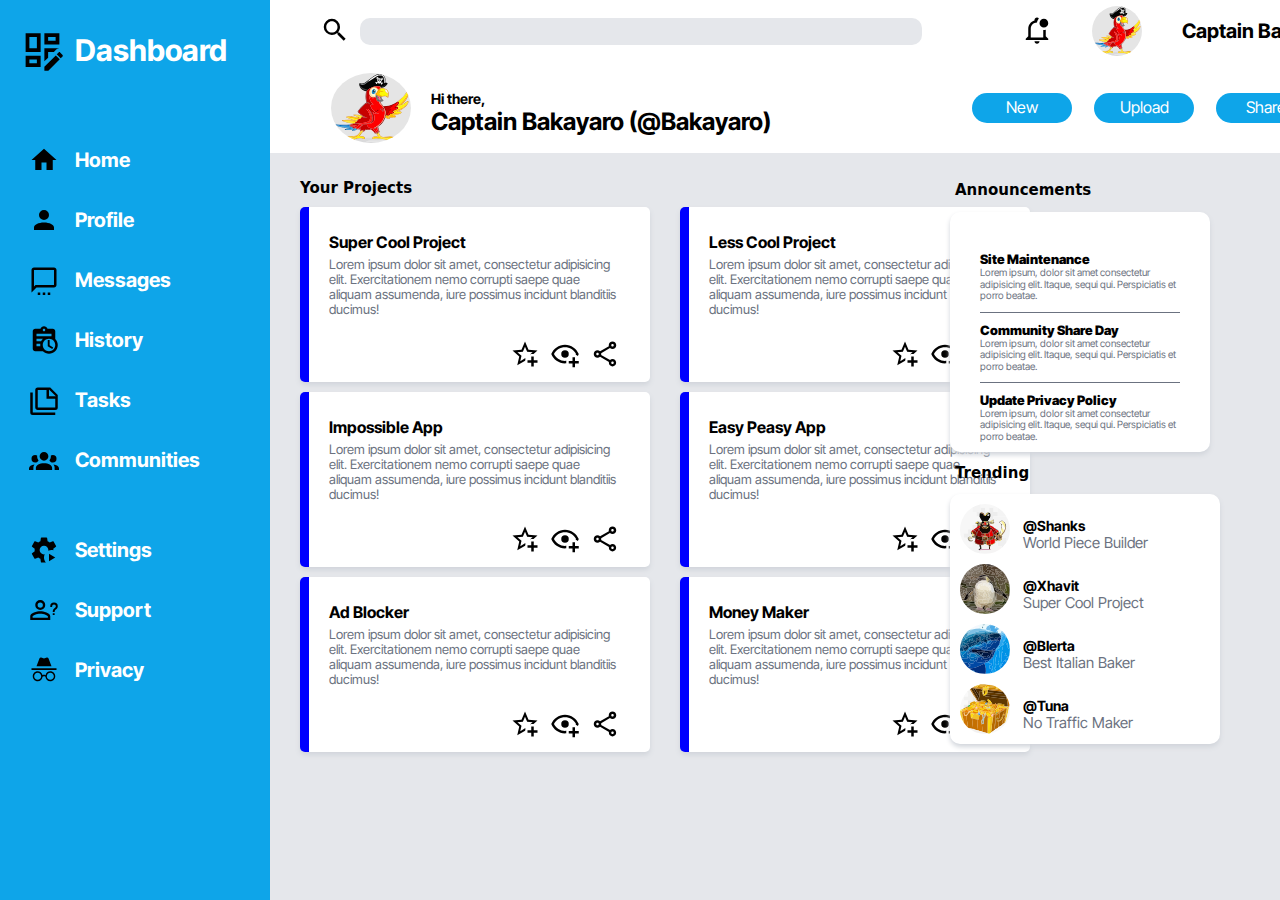
<file: index.html>
<!DOCTYPE html>
<html lang="en">
  <head>
    <meta charset="UTF-8" />
    <meta http-equiv="X-UA-Compatible" content="IE=edge" />
    <meta name="viewport" content="width=device-width, initial-scale=1.0" />
    <link rel="stylesheet" href="css/normalize.css" />
    <link rel="stylesheet" href="css/styles.css" />
    <title>Document</title>
  </head>
  <body>
    <div class="page--container">
      <div class="page--container__sidebar">
        <div class="sidebar">
          <div class="siderbar--heading">
            <div class="sidebar--item">
              <svg
                xmlns="http://www.w3.org/2000/svg"
                viewBox="0 0 24 24"
                class="icon icon__top"
              >
                <path
                  d="M21 13.1C20.9 13.1 20.7 13.2 20.6 13.3L19.6 14.3L21.7 16.4L22.7 15.4C22.9 15.2 22.9 14.8 22.7 14.6L21.4 13.3C21.3 13.2 21.2 13.1 21 13.1M19.1 14.9L13 20.9V23H15.1L21.2 16.9L19.1 14.9M21 3H13V9H21V3M19 7H15V5H19V7M13 18.06V11H21V11.1C20.24 11.1 19.57 11.5 19.19 11.89L18.07 13H15V16.07L13 18.06M11 3H3V13H11V3M9 11H5V5H9V11M11 20.06V15H3V21H11V20.06M9 19H5V17H9V19Z"
                />
              </svg>
              <h1 class="sidebar__title">Dashboard</h1>
            </div>
          </div>
          <div class="sidebar--nav">
            <div class="sidebar--item">
              <svg
                xmlns="http://www.w3.org/2000/svg"
                viewBox="0 0 24 24"
                class="icon"
              >
                <path d="M10,20V14H14V20H19V12H22L12,3L2,12H5V20H10Z" />
              </svg>
              <a href="#"><h2>Home</h2></a>
            </div>
            <div class="sidebar--item">
              <svg
                xmlns="http://www.w3.org/2000/svg"
                viewBox="0 0 24 24"
                class="icon"
              >
                <path
                  d="M12,4A4,4 0 0,1 16,8A4,4 0 0,1 12,12A4,4 0 0,1 8,8A4,4 0 0,1 12,4M12,14C16.42,14 20,15.79 20,18V20H4V18C4,15.79 7.58,14 12,14Z"
                />
              </svg>
              <a href="#"><h2>Profile</h2></a>
            </div>
            <div class="sidebar--item">
              <svg
                xmlns="http://www.w3.org/2000/svg"
                viewBox="0 0 24 24"
                class="icon"
              >
                <path
                  d="M20 2H4C2.9 2 2 2.9 2 4V22L6 18H20C21.1 18 22 17.1 22 16V4C22 2.9 21.1 2 20 2M20 16H5.2L4 17.2V4H20V16M11 24H13V22H11V24M7 24H9V22H7V24M15 24H17V22H15V24"
                />
              </svg>
              <a href="#"><h2>Messages</h2></a>
            </div>
            <div class="sidebar--item">
              <svg
                xmlns="http://www.w3.org/2000/svg"
                viewBox="0 0 24 24"
                class="icon"
              >
                <path
                  d="M21 11.11V5C21 3.9 20.11 3 19 3H14.82C14.4 1.84 13.3 1 12 1S9.6 1.84 9.18 3H5C3.9 3 3 3.9 3 5V19C3 20.11 3.9 21 5 21H11.11C12.37 22.24 14.09 23 16 23C19.87 23 23 19.87 23 16C23 14.09 22.24 12.37 21 11.11M12 3C12.55 3 13 3.45 13 4S12.55 5 12 5 11 4.55 11 4 11.45 3 12 3M6 7H18V9H6V7M9.08 17H6V15H9.08C9.03 15.33 9 15.66 9 16S9.03 16.67 9.08 17M6 13V11H11.11C10.5 11.57 10.04 12.25 9.68 13H6M16 21C13.24 21 11 18.76 11 16S13.24 11 16 11 21 13.24 21 16 18.76 21 16 21M16.5 16.25L19.36 17.94L18.61 19.16L15 17V12H16.5V16.25Z"
                />
              </svg>
              <a href="#"><h2>History</h2></a>
            </div>
            <div class="sidebar--item">
              <svg
                xmlns="http://www.w3.org/2000/svg"
                viewBox="0 0 24 24"
                class="icon"
              >
                <path
                  d="M3,6V22H21V24H3A2,2 0 0,1 1,22V6H3M16,9H21.5L16,3.5V9M7,2H17L23,8V18A2,2 0 0,1 21,20H7C5.89,20 5,19.1 5,18V4A2,2 0 0,1 7,2M7,4V18H21V11H14V4H7Z"
                />
              </svg>
              <a href="#"><h2>Tasks</h2></a>
            </div>
            <div class="sidebar--item">
              <svg
                xmlns="http://www.w3.org/2000/svg"
                viewBox="0 0 24 24"
                class="icon"
              >
                <path
                  d="M12,5.5A3.5,3.5 0 0,1 15.5,9A3.5,3.5 0 0,1 12,12.5A3.5,3.5 0 0,1 8.5,9A3.5,3.5 0 0,1 12,5.5M5,8C5.56,8 6.08,8.15 6.53,8.42C6.38,9.85 6.8,11.27 7.66,12.38C7.16,13.34 6.16,14 5,14A3,3 0 0,1 2,11A3,3 0 0,1 5,8M19,8A3,3 0 0,1 22,11A3,3 0 0,1 19,14C17.84,14 16.84,13.34 16.34,12.38C17.2,11.27 17.62,9.85 17.47,8.42C17.92,8.15 18.44,8 19,8M5.5,18.25C5.5,16.18 8.41,14.5 12,14.5C15.59,14.5 18.5,16.18 18.5,18.25V20H5.5V18.25M0,20V18.5C0,17.11 1.89,15.94 4.45,15.6C3.86,16.28 3.5,17.22 3.5,18.25V20H0M24,20H20.5V18.25C20.5,17.22 20.14,16.28 19.55,15.6C22.11,15.94 24,17.11 24,18.5V20Z"
                />
              </svg>
              <a href="#"><h2>Communities</h2></a>
            </div>
          </div>
          <div class="sidebar--options">
            <div class="sidebar--item">
              <svg
                xmlns="http://www.w3.org/2000/svg"
                viewBox="0 0 24 24"
                class="icon"
              >
                <path
                  d="M13.53 22H10C9.75 22 9.54 21.82 9.5 21.58L9.13 18.93C8.5 18.68 7.96 18.34 7.44 17.94L4.95 18.95C4.73 19.03 4.46 18.95 4.34 18.73L2.34 15.27C2.21 15.05 2.27 14.78 2.46 14.63L4.57 12.97C4.53 12.65 4.5 12.33 4.5 12S4.53 11.34 4.57 11L2.46 9.37C2.27 9.22 2.21 8.95 2.34 8.73L4.34 5.27C4.46 5.05 4.73 4.96 4.95 5.05L7.44 6.05C7.96 5.66 8.5 5.32 9.13 5.07L9.5 2.42C9.54 2.18 9.75 2 10 2H14C14.25 2 14.46 2.18 14.5 2.42L14.87 5.07C15.5 5.32 16.04 5.66 16.56 6.05L19.05 5.05C19.27 4.96 19.54 5.05 19.66 5.27L21.66 8.73C21.78 8.95 21.73 9.22 21.54 9.37L19.43 11C19.47 11.34 19.5 11.67 19.5 12V12.19C19 12.07 18.5 12 18 12C17.08 12 16.22 12.21 15.44 12.58C15.47 12.39 15.5 12.2 15.5 12C15.5 10.07 13.93 8.5 12 8.5S8.5 10.07 8.5 12 10.07 15.5 12 15.5C12.2 15.5 12.39 15.47 12.58 15.44C12.21 16.22 12 17.08 12 18C12 19.54 12.58 20.94 13.53 22M16 15V21L21 18L16 15Z"
                />
              </svg>
              <a href="#"><h2>Settings</h2></a>
            </div>
            <div class="sidebar--item">
              <svg
                xmlns="http://www.w3.org/2000/svg"
                viewBox="0 0 24 24"
                class="icon"
              >
                <path
                  d="M20.5,14.5V16H19V14.5H20.5M18.5,9.5H17V9A3,3 0 0,1 20,6A3,3 0 0,1 23,9C23,9.97 22.5,10.88 21.71,11.41L21.41,11.6C20.84,12 20.5,12.61 20.5,13.3V13.5H19V13.3C19,12.11 19.6,11 20.59,10.35L20.88,10.16C21.27,9.9 21.5,9.47 21.5,9A1.5,1.5 0 0,0 20,7.5A1.5,1.5 0 0,0 18.5,9V9.5M9,13C11.67,13 17,14.34 17,17V20H1V17C1,14.34 6.33,13 9,13M9,4A4,4 0 0,1 13,8A4,4 0 0,1 9,12A4,4 0 0,1 5,8A4,4 0 0,1 9,4M9,14.9C6.03,14.9 2.9,16.36 2.9,17V18.1H15.1V17C15.1,16.36 11.97,14.9 9,14.9M9,5.9A2.1,2.1 0 0,0 6.9,8A2.1,2.1 0 0,0 9,10.1A2.1,2.1 0 0,0 11.1,8A2.1,2.1 0 0,0 9,5.9Z"
                />
              </svg>
              <a href="#"><h2>Support</h2></a>
            </div>
            <div class="sidebar--item">
              <svg
                xmlns="http://www.w3.org/2000/svg"
                viewBox="0 0 24 24"
                class="icon"
              >
                <path
                  d="M17.06 13C15.2 13 13.64 14.33 13.24 16.1C12.29 15.69 11.42 15.8 10.76 16.09C10.35 14.31 8.79 13 6.94 13C4.77 13 3 14.79 3 17C3 19.21 4.77 21 6.94 21C9 21 10.68 19.38 10.84 17.32C11.18 17.08 12.07 16.63 13.16 17.34C13.34 19.39 15 21 17.06 21C19.23 21 21 19.21 21 17C21 14.79 19.23 13 17.06 13M6.94 19.86C5.38 19.86 4.13 18.58 4.13 17S5.39 14.14 6.94 14.14C8.5 14.14 9.75 15.42 9.75 17S8.5 19.86 6.94 19.86M17.06 19.86C15.5 19.86 14.25 18.58 14.25 17S15.5 14.14 17.06 14.14C18.62 14.14 19.88 15.42 19.88 17S18.61 19.86 17.06 19.86M22 10.5H2V12H22V10.5M15.53 2.63C15.31 2.14 14.75 1.88 14.22 2.05L12 2.79L9.77 2.05L9.72 2.04C9.19 1.89 8.63 2.17 8.43 2.68L6 9H18L15.56 2.68L15.53 2.63Z"
                />
              </svg>
              <a href="#"><h2>Privacy</h2></a>
            </div>
          </div>
        </div>
      </div>
      <div class="page--container__header">
        <header class="header__container">
          <!-- <div class="main__container--top"> -->
          <div class="header__top--left">
            <a href="#">
              <svg
                xmlns="http://www.w3.org/2000/svg"
                viewBox="0 0 24 24"
                class="icon"
              >
                <path
                  d="M9.5,3A6.5,6.5 0 0,1 16,9.5C16,11.11 15.41,12.59 14.44,13.73L14.71,14H15.5L20.5,19L19,20.5L14,15.5V14.71L13.73,14.44C12.59,15.41 11.11,16 9.5,16A6.5,6.5 0 0,1 3,9.5A6.5,6.5 0 0,1 9.5,3M9.5,5C7,5 5,7 5,9.5C5,12 7,14 9.5,14C12,14 14,12 14,9.5C14,7 12,5 9.5,5Z"
                />
              </svg>
            </a>

            <input type="text" />
          </div>

          <div class="header__top--right">
            <a href="#">
              <svg
                xmlns="http://www.w3.org/2000/svg"
                viewBox="0 0 24 24"
                class="icon"
              >
                <path
                  d="M19 17V11.8C18.5 11.9 18 12 17.5 12H17V18H7V11C7 8.2 9.2 6 12 6C12.1 4.7 12.7 3.6 13.5 2.7C13.2 2.3 12.6 2 12 2C10.9 2 10 2.9 10 4V4.3C7 5.2 5 7.9 5 11V17L3 19V20H21V19L19 17M10 21C10 22.1 10.9 23 12 23S14 22.1 14 21H10M21 6.5C21 8.4 19.4 10 17.5 10S14 8.4 14 6.5 15.6 3 17.5 3 21 4.6 21 6.5"
                />
              </svg>
            </a>
            <img
              src="images/parrot.svg"
              alt="pirate with wings"
              class="profile--image smaller--profile"
            />
            <h2>Captain Bakayaro</h2>
          </div>
          <div class="header__bottom--left">
            <img
              src="images/parrot.svg"
              alt="pirate with wings"
              class="profile--image"
            />
            <h3>Hi there,</h3>
            <h1>Captain Bakayaro (@Bakayaro)</h1>
          </div>
          <div class="header__bottom--right">
            <button>New</button>
            <button>Upload</button>
            <button>Share</button>
          </div>
        </header>
      </div>
      <div class="page--container__projects">
        <h1 class="main--container__TL">Your Projects</h1>
        <div class="main--container">
          <div class="card">
            <h3>Super Cool Project</h3>
            <p>
              Lorem ipsum dolor sit amet, consectetur adipisicing elit.
              Exercitationem nemo corrupti saepe quae aliquam assumenda, iure
              possimus incidunt blanditiis ducimus!
            </p>
            <div class="card__icons">
              <a href="#">
                <svg
                  xmlns="http://www.w3.org/2000/svg"
                  viewBox="0 0 24 24"
                  class="icon"
                >
                  <path
                    d="M5.8 21L7.4 14L2 9.2L9.2 8.6L12 2L14.8 8.6L22 9.2L18.8 12H18C17.3 12 16.6 12.1 15.9 12.4L18.1 10.5L13.7 10.1L12 6.1L10.3 10.1L5.9 10.5L9.2 13.4L8.2 17.7L12 15.4L12.5 15.7C12.3 16.2 12.1 16.8 12.1 17.3L5.8 21M17 14V17H14V19H17V22H19V19H22V17H19V14H17Z"
                  />
                </svg>
              </a>

              <a href="#">
                <svg
                  xmlns="http://www.w3.org/2000/svg"
                  viewBox="0 0 24 24"
                  class="icon"
                >
                  <path
                    d="M12,4.5C7,4.5 2.73,7.61 1,12C2.73,16.39 7,19.5 12,19.5C12.36,19.5 12.72,19.5 13.08,19.45C13.03,19.13 13,18.82 13,18.5C13,18.14 13.04,17.78 13.1,17.42C12.74,17.46 12.37,17.5 12,17.5C8.24,17.5 4.83,15.36 3.18,12C4.83,8.64 8.24,6.5 12,6.5C15.76,6.5 19.17,8.64 20.82,12C20.7,12.24 20.56,12.45 20.43,12.68C21.09,12.84 21.72,13.11 22.29,13.5C22.56,13 22.8,12.5 23,12C21.27,7.61 17,4.5 12,4.5M12,9A3,3 0 0,0 9,12A3,3 0 0,0 12,15A3,3 0 0,0 15,12A3,3 0 0,0 12,9M18,14.5V17.5H15V19.5H18V22.5H20V19.5H23V17.5H20V14.5H18Z"
                  />
                </svg>
              </a>
              <a href="#">
                <svg
                  xmlns="http://www.w3.org/2000/svg"
                  viewBox="0 0 24 24"
                  class="icon"
                >
                  <path
                    d="M18 16.08C17.24 16.08 16.56 16.38 16.04 16.85L8.91 12.7C8.96 12.47 9 12.24 9 12S8.96 11.53 8.91 11.3L15.96 7.19C16.5 7.69 17.21 8 18 8C19.66 8 21 6.66 21 5S19.66 2 18 2 15 3.34 15 5C15 5.24 15.04 5.47 15.09 5.7L8.04 9.81C7.5 9.31 6.79 9 6 9C4.34 9 3 10.34 3 12S4.34 15 6 15C6.79 15 7.5 14.69 8.04 14.19L15.16 18.34C15.11 18.55 15.08 18.77 15.08 19C15.08 20.61 16.39 21.91 18 21.91S20.92 20.61 20.92 19C20.92 17.39 19.61 16.08 18 16.08M18 4C18.55 4 19 4.45 19 5S18.55 6 18 6 17 5.55 17 5 17.45 4 18 4M6 13C5.45 13 5 12.55 5 12S5.45 11 6 11 7 11.45 7 12 6.55 13 6 13M18 20C17.45 20 17 19.55 17 19S17.45 18 18 18 19 18.45 19 19 18.55 20 18 20Z"
                  />
                </svg>
              </a>
            </div>
          </div>
          <div class="card">
            <h3>Less Cool Project</h3>
            <p>
              Lorem ipsum dolor sit amet, consectetur adipisicing elit.
              Exercitationem nemo corrupti saepe quae aliquam assumenda, iure
              possimus incidunt blanditiis ducimus!
            </p>
            <div class="card__icons">
              <a href="#">
                <svg
                  xmlns="http://www.w3.org/2000/svg"
                  viewBox="0 0 24 24"
                  class="icon"
                >
                  <path
                    d="M5.8 21L7.4 14L2 9.2L9.2 8.6L12 2L14.8 8.6L22 9.2L18.8 12H18C17.3 12 16.6 12.1 15.9 12.4L18.1 10.5L13.7 10.1L12 6.1L10.3 10.1L5.9 10.5L9.2 13.4L8.2 17.7L12 15.4L12.5 15.7C12.3 16.2 12.1 16.8 12.1 17.3L5.8 21M17 14V17H14V19H17V22H19V19H22V17H19V14H17Z"
                  />
                </svg>
              </a>

              <a href="#">
                <svg
                  xmlns="http://www.w3.org/2000/svg"
                  viewBox="0 0 24 24"
                  class="icon"
                >
                  <path
                    d="M12,4.5C7,4.5 2.73,7.61 1,12C2.73,16.39 7,19.5 12,19.5C12.36,19.5 12.72,19.5 13.08,19.45C13.03,19.13 13,18.82 13,18.5C13,18.14 13.04,17.78 13.1,17.42C12.74,17.46 12.37,17.5 12,17.5C8.24,17.5 4.83,15.36 3.18,12C4.83,8.64 8.24,6.5 12,6.5C15.76,6.5 19.17,8.64 20.82,12C20.7,12.24 20.56,12.45 20.43,12.68C21.09,12.84 21.72,13.11 22.29,13.5C22.56,13 22.8,12.5 23,12C21.27,7.61 17,4.5 12,4.5M12,9A3,3 0 0,0 9,12A3,3 0 0,0 12,15A3,3 0 0,0 15,12A3,3 0 0,0 12,9M18,14.5V17.5H15V19.5H18V22.5H20V19.5H23V17.5H20V14.5H18Z"
                  />
                </svg>
              </a>
              <a href="#">
                <svg
                  xmlns="http://www.w3.org/2000/svg"
                  viewBox="0 0 24 24"
                  class="icon"
                >
                  <path
                    d="M18 16.08C17.24 16.08 16.56 16.38 16.04 16.85L8.91 12.7C8.96 12.47 9 12.24 9 12S8.96 11.53 8.91 11.3L15.96 7.19C16.5 7.69 17.21 8 18 8C19.66 8 21 6.66 21 5S19.66 2 18 2 15 3.34 15 5C15 5.24 15.04 5.47 15.09 5.7L8.04 9.81C7.5 9.31 6.79 9 6 9C4.34 9 3 10.34 3 12S4.34 15 6 15C6.79 15 7.5 14.69 8.04 14.19L15.16 18.34C15.11 18.55 15.08 18.77 15.08 19C15.08 20.61 16.39 21.91 18 21.91S20.92 20.61 20.92 19C20.92 17.39 19.61 16.08 18 16.08M18 4C18.55 4 19 4.45 19 5S18.55 6 18 6 17 5.55 17 5 17.45 4 18 4M6 13C5.45 13 5 12.55 5 12S5.45 11 6 11 7 11.45 7 12 6.55 13 6 13M18 20C17.45 20 17 19.55 17 19S17.45 18 18 18 19 18.45 19 19 18.55 20 18 20Z"
                  />
                </svg>
              </a>
            </div>
          </div>
          <div class="card">
            <h3>Impossible App</h3>
            <p>
              Lorem ipsum dolor sit amet, consectetur adipisicing elit.
              Exercitationem nemo corrupti saepe quae aliquam assumenda, iure
              possimus incidunt blanditiis ducimus!
            </p>
            <div class="card__icons">
              <a href="#">
                <svg
                  xmlns="http://www.w3.org/2000/svg"
                  viewBox="0 0 24 24"
                  class="icon"
                >
                  <path
                    d="M5.8 21L7.4 14L2 9.2L9.2 8.6L12 2L14.8 8.6L22 9.2L18.8 12H18C17.3 12 16.6 12.1 15.9 12.4L18.1 10.5L13.7 10.1L12 6.1L10.3 10.1L5.9 10.5L9.2 13.4L8.2 17.7L12 15.4L12.5 15.7C12.3 16.2 12.1 16.8 12.1 17.3L5.8 21M17 14V17H14V19H17V22H19V19H22V17H19V14H17Z"
                  />
                </svg>
              </a>

              <a href="#">
                <svg
                  xmlns="http://www.w3.org/2000/svg"
                  viewBox="0 0 24 24"
                  class="icon"
                >
                  <path
                    d="M12,4.5C7,4.5 2.73,7.61 1,12C2.73,16.39 7,19.5 12,19.5C12.36,19.5 12.72,19.5 13.08,19.45C13.03,19.13 13,18.82 13,18.5C13,18.14 13.04,17.78 13.1,17.42C12.74,17.46 12.37,17.5 12,17.5C8.24,17.5 4.83,15.36 3.18,12C4.83,8.64 8.24,6.5 12,6.5C15.76,6.5 19.17,8.64 20.82,12C20.7,12.24 20.56,12.45 20.43,12.68C21.09,12.84 21.72,13.11 22.29,13.5C22.56,13 22.8,12.5 23,12C21.27,7.61 17,4.5 12,4.5M12,9A3,3 0 0,0 9,12A3,3 0 0,0 12,15A3,3 0 0,0 15,12A3,3 0 0,0 12,9M18,14.5V17.5H15V19.5H18V22.5H20V19.5H23V17.5H20V14.5H18Z"
                  />
                </svg>
              </a>
              <a href="#">
                <svg
                  xmlns="http://www.w3.org/2000/svg"
                  viewBox="0 0 24 24"
                  class="icon"
                >
                  <path
                    d="M18 16.08C17.24 16.08 16.56 16.38 16.04 16.85L8.91 12.7C8.96 12.47 9 12.24 9 12S8.96 11.53 8.91 11.3L15.96 7.19C16.5 7.69 17.21 8 18 8C19.66 8 21 6.66 21 5S19.66 2 18 2 15 3.34 15 5C15 5.24 15.04 5.47 15.09 5.7L8.04 9.81C7.5 9.31 6.79 9 6 9C4.34 9 3 10.34 3 12S4.34 15 6 15C6.79 15 7.5 14.69 8.04 14.19L15.16 18.34C15.11 18.55 15.08 18.77 15.08 19C15.08 20.61 16.39 21.91 18 21.91S20.92 20.61 20.92 19C20.92 17.39 19.61 16.08 18 16.08M18 4C18.55 4 19 4.45 19 5S18.55 6 18 6 17 5.55 17 5 17.45 4 18 4M6 13C5.45 13 5 12.55 5 12S5.45 11 6 11 7 11.45 7 12 6.55 13 6 13M18 20C17.45 20 17 19.55 17 19S17.45 18 18 18 19 18.45 19 19 18.55 20 18 20Z"
                  />
                </svg>
              </a>
            </div>
          </div>
          <div class="card">
            <h3>Easy Peasy App</h3>
            <p>
              Lorem ipsum dolor sit amet, consectetur adipisicing elit.
              Exercitationem nemo corrupti saepe quae aliquam assumenda, iure
              possimus incidunt blanditiis ducimus!
            </p>
            <div class="card__icons">
              <a href="#">
                <svg
                  xmlns="http://www.w3.org/2000/svg"
                  viewBox="0 0 24 24"
                  class="icon"
                >
                  <path
                    d="M5.8 21L7.4 14L2 9.2L9.2 8.6L12 2L14.8 8.6L22 9.2L18.8 12H18C17.3 12 16.6 12.1 15.9 12.4L18.1 10.5L13.7 10.1L12 6.1L10.3 10.1L5.9 10.5L9.2 13.4L8.2 17.7L12 15.4L12.5 15.7C12.3 16.2 12.1 16.8 12.1 17.3L5.8 21M17 14V17H14V19H17V22H19V19H22V17H19V14H17Z"
                  />
                </svg>
              </a>

              <a href="#">
                <svg
                  xmlns="http://www.w3.org/2000/svg"
                  viewBox="0 0 24 24"
                  class="icon"
                >
                  <path
                    d="M12,4.5C7,4.5 2.73,7.61 1,12C2.73,16.39 7,19.5 12,19.5C12.36,19.5 12.72,19.5 13.08,19.45C13.03,19.13 13,18.82 13,18.5C13,18.14 13.04,17.78 13.1,17.42C12.74,17.46 12.37,17.5 12,17.5C8.24,17.5 4.83,15.36 3.18,12C4.83,8.64 8.24,6.5 12,6.5C15.76,6.5 19.17,8.64 20.82,12C20.7,12.24 20.56,12.45 20.43,12.68C21.09,12.84 21.72,13.11 22.29,13.5C22.56,13 22.8,12.5 23,12C21.27,7.61 17,4.5 12,4.5M12,9A3,3 0 0,0 9,12A3,3 0 0,0 12,15A3,3 0 0,0 15,12A3,3 0 0,0 12,9M18,14.5V17.5H15V19.5H18V22.5H20V19.5H23V17.5H20V14.5H18Z"
                  />
                </svg>
              </a>
              <a href="#">
                <svg
                  xmlns="http://www.w3.org/2000/svg"
                  viewBox="0 0 24 24"
                  class="icon"
                >
                  <path
                    d="M18 16.08C17.24 16.08 16.56 16.38 16.04 16.85L8.91 12.7C8.96 12.47 9 12.24 9 12S8.96 11.53 8.91 11.3L15.96 7.19C16.5 7.69 17.21 8 18 8C19.66 8 21 6.66 21 5S19.66 2 18 2 15 3.34 15 5C15 5.24 15.04 5.47 15.09 5.7L8.04 9.81C7.5 9.31 6.79 9 6 9C4.34 9 3 10.34 3 12S4.34 15 6 15C6.79 15 7.5 14.69 8.04 14.19L15.16 18.34C15.11 18.55 15.08 18.77 15.08 19C15.08 20.61 16.39 21.91 18 21.91S20.92 20.61 20.92 19C20.92 17.39 19.61 16.08 18 16.08M18 4C18.55 4 19 4.45 19 5S18.55 6 18 6 17 5.55 17 5 17.45 4 18 4M6 13C5.45 13 5 12.55 5 12S5.45 11 6 11 7 11.45 7 12 6.55 13 6 13M18 20C17.45 20 17 19.55 17 19S17.45 18 18 18 19 18.45 19 19 18.55 20 18 20Z"
                  />
                </svg>
              </a>
            </div>
          </div>
          <div class="card">
            <h3>Ad Blocker</h3>
            <p>
              Lorem ipsum dolor sit amet, consectetur adipisicing elit.
              Exercitationem nemo corrupti saepe quae aliquam assumenda, iure
              possimus incidunt blanditiis ducimus!
            </p>
            <div class="card__icons">
              <a href="#">
                <svg
                  xmlns="http://www.w3.org/2000/svg"
                  viewBox="0 0 24 24"
                  class="icon"
                >
                  <path
                    d="M5.8 21L7.4 14L2 9.2L9.2 8.6L12 2L14.8 8.6L22 9.2L18.8 12H18C17.3 12 16.6 12.1 15.9 12.4L18.1 10.5L13.7 10.1L12 6.1L10.3 10.1L5.9 10.5L9.2 13.4L8.2 17.7L12 15.4L12.5 15.7C12.3 16.2 12.1 16.8 12.1 17.3L5.8 21M17 14V17H14V19H17V22H19V19H22V17H19V14H17Z"
                  />
                </svg>
              </a>

              <a href="#">
                <svg
                  xmlns="http://www.w3.org/2000/svg"
                  viewBox="0 0 24 24"
                  class="icon"
                >
                  <path
                    d="M12,4.5C7,4.5 2.73,7.61 1,12C2.73,16.39 7,19.5 12,19.5C12.36,19.5 12.72,19.5 13.08,19.45C13.03,19.13 13,18.82 13,18.5C13,18.14 13.04,17.78 13.1,17.42C12.74,17.46 12.37,17.5 12,17.5C8.24,17.5 4.83,15.36 3.18,12C4.83,8.64 8.24,6.5 12,6.5C15.76,6.5 19.17,8.64 20.82,12C20.7,12.24 20.56,12.45 20.43,12.68C21.09,12.84 21.72,13.11 22.29,13.5C22.56,13 22.8,12.5 23,12C21.27,7.61 17,4.5 12,4.5M12,9A3,3 0 0,0 9,12A3,3 0 0,0 12,15A3,3 0 0,0 15,12A3,3 0 0,0 12,9M18,14.5V17.5H15V19.5H18V22.5H20V19.5H23V17.5H20V14.5H18Z"
                  />
                </svg>
              </a>
              <a href="#">
                <svg
                  xmlns="http://www.w3.org/2000/svg"
                  viewBox="0 0 24 24"
                  class="icon"
                >
                  <path
                    d="M18 16.08C17.24 16.08 16.56 16.38 16.04 16.85L8.91 12.7C8.96 12.47 9 12.24 9 12S8.96 11.53 8.91 11.3L15.96 7.19C16.5 7.69 17.21 8 18 8C19.66 8 21 6.66 21 5S19.66 2 18 2 15 3.34 15 5C15 5.24 15.04 5.47 15.09 5.7L8.04 9.81C7.5 9.31 6.79 9 6 9C4.34 9 3 10.34 3 12S4.34 15 6 15C6.79 15 7.5 14.69 8.04 14.19L15.16 18.34C15.11 18.55 15.08 18.77 15.08 19C15.08 20.61 16.39 21.91 18 21.91S20.92 20.61 20.92 19C20.92 17.39 19.61 16.08 18 16.08M18 4C18.55 4 19 4.45 19 5S18.55 6 18 6 17 5.55 17 5 17.45 4 18 4M6 13C5.45 13 5 12.55 5 12S5.45 11 6 11 7 11.45 7 12 6.55 13 6 13M18 20C17.45 20 17 19.55 17 19S17.45 18 18 18 19 18.45 19 19 18.55 20 18 20Z"
                  />
                </svg>
              </a>
            </div>
          </div>
          <div class="card">
            <h3>Money Maker</h3>
            <p>
              Lorem ipsum dolor sit amet, consectetur adipisicing elit.
              Exercitationem nemo corrupti saepe quae aliquam assumenda, iure
              possimus incidunt blanditiis ducimus!
            </p>
            <div class="card__icons">
              <a href="#">
                <svg
                  xmlns="http://www.w3.org/2000/svg"
                  viewBox="0 0 24 24"
                  class="icon"
                >
                  <path
                    d="M5.8 21L7.4 14L2 9.2L9.2 8.6L12 2L14.8 8.6L22 9.2L18.8 12H18C17.3 12 16.6 12.1 15.9 12.4L18.1 10.5L13.7 10.1L12 6.1L10.3 10.1L5.9 10.5L9.2 13.4L8.2 17.7L12 15.4L12.5 15.7C12.3 16.2 12.1 16.8 12.1 17.3L5.8 21M17 14V17H14V19H17V22H19V19H22V17H19V14H17Z"
                  />
                </svg>
              </a>

              <a href="#">
                <svg
                  xmlns="http://www.w3.org/2000/svg"
                  viewBox="0 0 24 24"
                  class="icon"
                >
                  <path
                    d="M12,4.5C7,4.5 2.73,7.61 1,12C2.73,16.39 7,19.5 12,19.5C12.36,19.5 12.72,19.5 13.08,19.45C13.03,19.13 13,18.82 13,18.5C13,18.14 13.04,17.78 13.1,17.42C12.74,17.46 12.37,17.5 12,17.5C8.24,17.5 4.83,15.36 3.18,12C4.83,8.64 8.24,6.5 12,6.5C15.76,6.5 19.17,8.64 20.82,12C20.7,12.24 20.56,12.45 20.43,12.68C21.09,12.84 21.72,13.11 22.29,13.5C22.56,13 22.8,12.5 23,12C21.27,7.61 17,4.5 12,4.5M12,9A3,3 0 0,0 9,12A3,3 0 0,0 12,15A3,3 0 0,0 15,12A3,3 0 0,0 12,9M18,14.5V17.5H15V19.5H18V22.5H20V19.5H23V17.5H20V14.5H18Z"
                  />
                </svg>
              </a>
              <a href="#">
                <svg
                  xmlns="http://www.w3.org/2000/svg"
                  viewBox="0 0 24 24"
                  class="icon"
                >
                  <path
                    d="M18 16.08C17.24 16.08 16.56 16.38 16.04 16.85L8.91 12.7C8.96 12.47 9 12.24 9 12S8.96 11.53 8.91 11.3L15.96 7.19C16.5 7.69 17.21 8 18 8C19.66 8 21 6.66 21 5S19.66 2 18 2 15 3.34 15 5C15 5.24 15.04 5.47 15.09 5.7L8.04 9.81C7.5 9.31 6.79 9 6 9C4.34 9 3 10.34 3 12S4.34 15 6 15C6.79 15 7.5 14.69 8.04 14.19L15.16 18.34C15.11 18.55 15.08 18.77 15.08 19C15.08 20.61 16.39 21.91 18 21.91S20.92 20.61 20.92 19C20.92 17.39 19.61 16.08 18 16.08M18 4C18.55 4 19 4.45 19 5S18.55 6 18 6 17 5.55 17 5 17.45 4 18 4M6 13C5.45 13 5 12.55 5 12S5.45 11 6 11 7 11.45 7 12 6.55 13 6 13M18 20C17.45 20 17 19.55 17 19S17.45 18 18 18 19 18.45 19 19 18.55 20 18 20Z"
                  />
                </svg>
              </a>
            </div>
          </div>
        </div>
      </div>
      <div class="page--container__right--main--top">
        <h2 class="right__main--title">Announcements</h2>
        <div class="right__main--top">
          <div>
            <h3>Site Maintenance</h3>
            <p class="announcement--seperate">
              Lorem ipsum, dolor sit amet consectetur adipisicing elit. Itaque,
              sequi qui. Perspiciatis et porro beatae.
            </p>
          </div>
          <div>
            <h3>Community Share Day</h3>
            <p class="announcement--seperate">
              Lorem ipsum, dolor sit amet consectetur adipisicing elit. Itaque,
              sequi qui. Perspiciatis et porro beatae.
            </p>
          </div>
          <div>
            <h3>Update Privacy Policy</h3>
            <p>
              Lorem ipsum, dolor sit amet consectetur adipisicing elit. Itaque,
              sequi qui. Perspiciatis et porro beatae.
            </p>
          </div>
        </div>
      </div>
      <div class="page--container__right--main--bottom">
        <h2 class="right__main--title">Trending</h2>
        <div class="right__main--bottom">
          <div class="trending--person first-person">
            <img
              src="images/pirate.svg"
              alt="pirate with a sword and hook"
              class="trending--images"
            />
            <h3>@Shanks</h3>
            <span>World Piece Builder</span>
          </div>
          <div class="trending--person second-person">
            <img
              src="images/penguin.svg"
              alt="Picture of a penguin"
              class="trending--images"
            />
            <h3>@Xhavit</h3>
            <span>Super Cool Project</span>
          </div>
          <div class="trending--person third-person">
            <img
              src="images/shark.svg"
              alt="Picture of a shark"
              class="trending--images"
            />
            <h3>@Blerta</h3>
            <span>Best Italian Baker</span>
          </div>
          <div class="trending--person fourth-person">
            <img
              src="images/treasure.svg"
              alt="Picture of a treasure box"
              class="trending--images"
            />
            <h3>@Tuna</h3>
            <span>No Traffic Maker</span>
          </div>
        </div>
      </div>
    </div>
  </body>
</html>
</file>
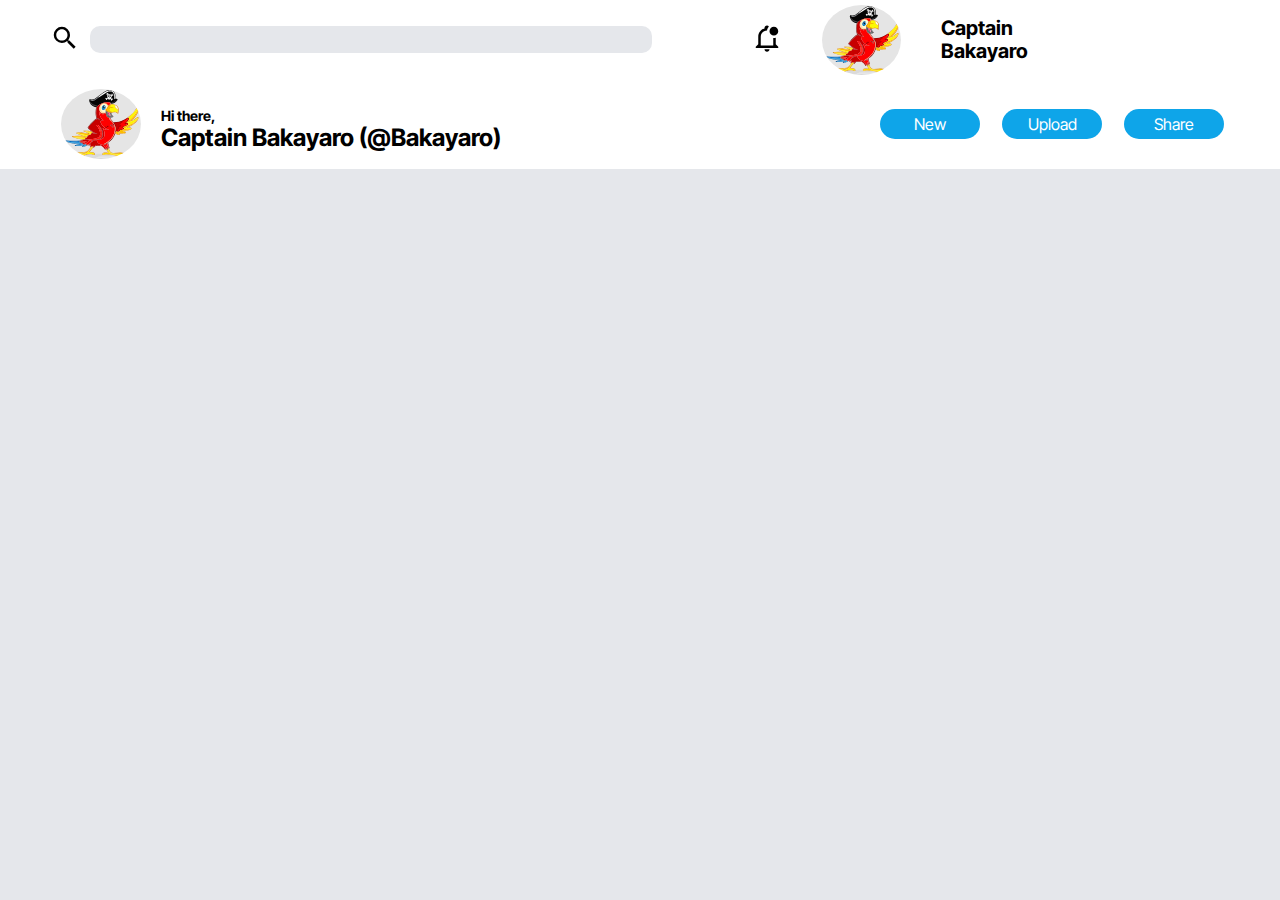
<file: components/header.html>
<!DOCTYPE html>
<html lang="en">
  <head>
    <meta charset="UTF-8" />
    <meta http-equiv="X-UA-Compatible" content="IE=edge" />
    <meta name="viewport" content="width=device-width, initial-scale=1.0" />
    <link rel="stylesheet" href="../css/normalize.css" />
    <link rel="stylesheet" href="../css/styles.css" />
    <title>Document</title>
  </head>
  <body>
    <header class="header__container">
      <!-- <div class="main__container--top"> -->
      <div class="header__top--left">
        <a href="#">
          <svg
            xmlns="http://www.w3.org/2000/svg"
            viewBox="0 0 24 24"
            class="icon"
          >
            <path
              d="M9.5,3A6.5,6.5 0 0,1 16,9.5C16,11.11 15.41,12.59 14.44,13.73L14.71,14H15.5L20.5,19L19,20.5L14,15.5V14.71L13.73,14.44C12.59,15.41 11.11,16 9.5,16A6.5,6.5 0 0,1 3,9.5A6.5,6.5 0 0,1 9.5,3M9.5,5C7,5 5,7 5,9.5C5,12 7,14 9.5,14C12,14 14,12 14,9.5C14,7 12,5 9.5,5Z"
            />
          </svg>
        </a>

        <input type="text" />
      </div>

      <div class="header__top--right">
        <a href="#">
          <svg
            xmlns="http://www.w3.org/2000/svg"
            viewBox="0 0 24 24"
            class="icon"
          >
            <path
              d="M19 17V11.8C18.5 11.9 18 12 17.5 12H17V18H7V11C7 8.2 9.2 6 12 6C12.1 4.7 12.7 3.6 13.5 2.7C13.2 2.3 12.6 2 12 2C10.9 2 10 2.9 10 4V4.3C7 5.2 5 7.9 5 11V17L3 19V20H21V19L19 17M10 21C10 22.1 10.9 23 12 23S14 22.1 14 21H10M21 6.5C21 8.4 19.4 10 17.5 10S14 8.4 14 6.5 15.6 3 17.5 3 21 4.6 21 6.5"
            />
          </svg>
        </a>
        <img
          src="../images/parrot.svg"
          alt="pirate with wings"
          class="profile--image"
        />
        <h2>Captain Bakayaro</h2>
      </div>
      <!-- </div> -->

      <div class="header__bottom--left">
        <img
          src="../images/parrot.svg"
          alt="pirate with wings"
          class="profile--image"
        />
        <h3>Hi there,</h3>
        <h1>Captain Bakayaro (@Bakayaro)</h1>
      </div>
      <div class="header__bottom--right">
        <button>New</button>
        <button>Upload</button>
        <button>Share</button>
      </div>
    </header>
  </body>
</html>
</file>
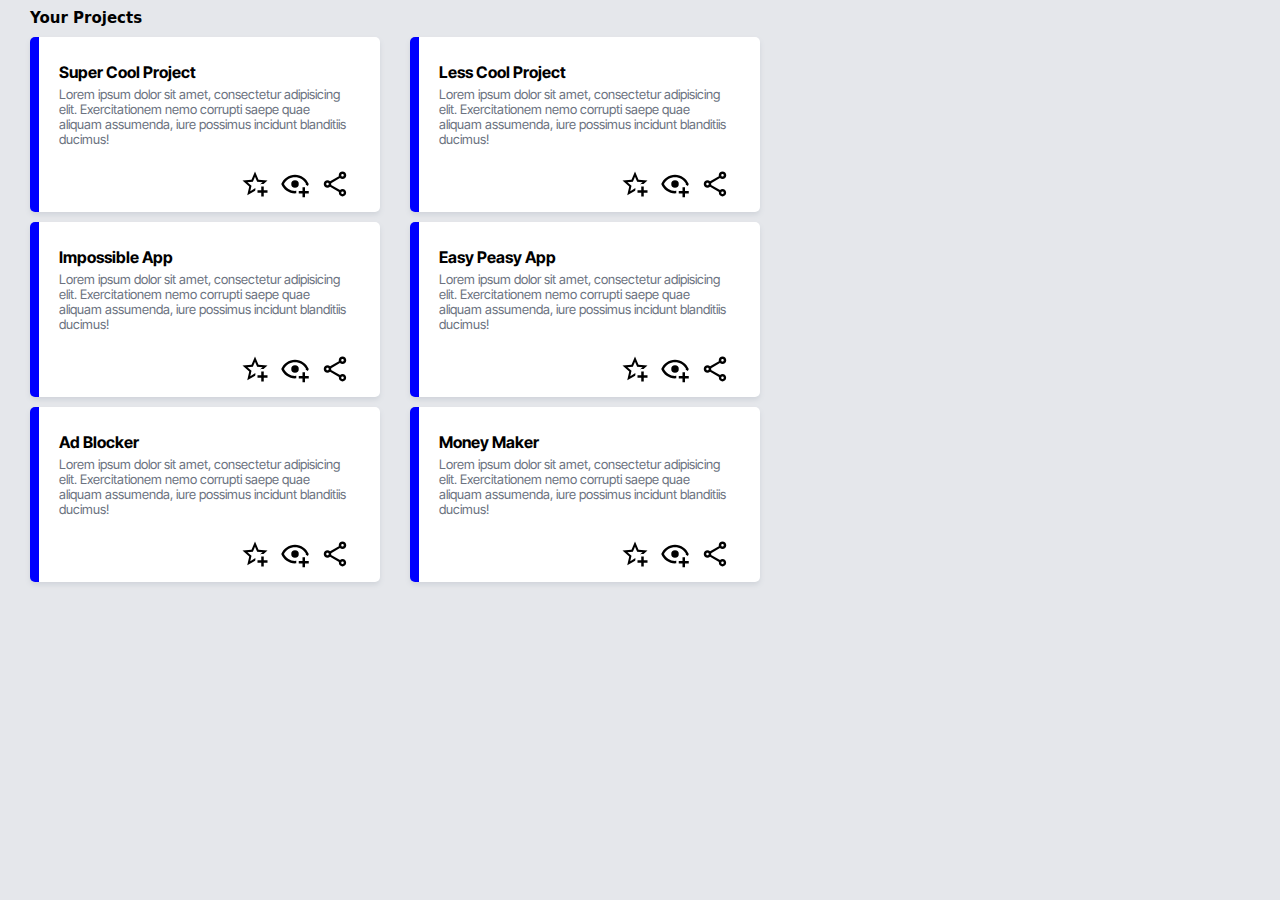
<file: components/project-card.html>
<!DOCTYPE html>
<html lang="en">
  <head>
    <meta charset="UTF-8" />
    <meta http-equiv="X-UA-Compatible" content="IE=edge" />
    <meta name="viewport" content="width=device-width, initial-scale=1.0" />
    <link rel="stylesheet" href="../css/normalize.css" />
    <link rel="stylesheet" href="../css/styles.css" />
    <title>Document</title>
  </head>
  <body>
    <h1 class="main--container__TL">Your Projects</h1>
    <div class="main--container">
      <div class="card">
        <h3>Super Cool Project</h3>
        <p>
          Lorem ipsum dolor sit amet, consectetur adipisicing elit.
          Exercitationem nemo corrupti saepe quae aliquam assumenda, iure
          possimus incidunt blanditiis ducimus!
        </p>
        <div class="card__icons">
          <a href="#">
            <svg
              xmlns="http://www.w3.org/2000/svg"
              viewBox="0 0 24 24"
              class="icon"
            >
              <path
                d="M5.8 21L7.4 14L2 9.2L9.2 8.6L12 2L14.8 8.6L22 9.2L18.8 12H18C17.3 12 16.6 12.1 15.9 12.4L18.1 10.5L13.7 10.1L12 6.1L10.3 10.1L5.9 10.5L9.2 13.4L8.2 17.7L12 15.4L12.5 15.7C12.3 16.2 12.1 16.8 12.1 17.3L5.8 21M17 14V17H14V19H17V22H19V19H22V17H19V14H17Z"
              />
            </svg>
          </a>

          <a href="#">
            <svg
              xmlns="http://www.w3.org/2000/svg"
              viewBox="0 0 24 24"
              class="icon"
            >
              <path
                d="M12,4.5C7,4.5 2.73,7.61 1,12C2.73,16.39 7,19.5 12,19.5C12.36,19.5 12.72,19.5 13.08,19.45C13.03,19.13 13,18.82 13,18.5C13,18.14 13.04,17.78 13.1,17.42C12.74,17.46 12.37,17.5 12,17.5C8.24,17.5 4.83,15.36 3.18,12C4.83,8.64 8.24,6.5 12,6.5C15.76,6.5 19.17,8.64 20.82,12C20.7,12.24 20.56,12.45 20.43,12.68C21.09,12.84 21.72,13.11 22.29,13.5C22.56,13 22.8,12.5 23,12C21.27,7.61 17,4.5 12,4.5M12,9A3,3 0 0,0 9,12A3,3 0 0,0 12,15A3,3 0 0,0 15,12A3,3 0 0,0 12,9M18,14.5V17.5H15V19.5H18V22.5H20V19.5H23V17.5H20V14.5H18Z"
              />
            </svg>
          </a>
          <a href="#">
            <svg
              xmlns="http://www.w3.org/2000/svg"
              viewBox="0 0 24 24"
              class="icon"
            >
              <path
                d="M18 16.08C17.24 16.08 16.56 16.38 16.04 16.85L8.91 12.7C8.96 12.47 9 12.24 9 12S8.96 11.53 8.91 11.3L15.96 7.19C16.5 7.69 17.21 8 18 8C19.66 8 21 6.66 21 5S19.66 2 18 2 15 3.34 15 5C15 5.24 15.04 5.47 15.09 5.7L8.04 9.81C7.5 9.31 6.79 9 6 9C4.34 9 3 10.34 3 12S4.34 15 6 15C6.79 15 7.5 14.69 8.04 14.19L15.16 18.34C15.11 18.55 15.08 18.77 15.08 19C15.08 20.61 16.39 21.91 18 21.91S20.92 20.61 20.92 19C20.92 17.39 19.61 16.08 18 16.08M18 4C18.55 4 19 4.45 19 5S18.55 6 18 6 17 5.55 17 5 17.45 4 18 4M6 13C5.45 13 5 12.55 5 12S5.45 11 6 11 7 11.45 7 12 6.55 13 6 13M18 20C17.45 20 17 19.55 17 19S17.45 18 18 18 19 18.45 19 19 18.55 20 18 20Z"
              />
            </svg>
          </a>
        </div>
      </div>
      <div class="card">
        <h3>Less Cool Project</h3>
        <p>
          Lorem ipsum dolor sit amet, consectetur adipisicing elit.
          Exercitationem nemo corrupti saepe quae aliquam assumenda, iure
          possimus incidunt blanditiis ducimus!
        </p>
        <div class="card__icons">
          <a href="#">
            <svg
              xmlns="http://www.w3.org/2000/svg"
              viewBox="0 0 24 24"
              class="icon"
            >
              <path
                d="M5.8 21L7.4 14L2 9.2L9.2 8.6L12 2L14.8 8.6L22 9.2L18.8 12H18C17.3 12 16.6 12.1 15.9 12.4L18.1 10.5L13.7 10.1L12 6.1L10.3 10.1L5.9 10.5L9.2 13.4L8.2 17.7L12 15.4L12.5 15.7C12.3 16.2 12.1 16.8 12.1 17.3L5.8 21M17 14V17H14V19H17V22H19V19H22V17H19V14H17Z"
              />
            </svg>
          </a>

          <a href="#">
            <svg
              xmlns="http://www.w3.org/2000/svg"
              viewBox="0 0 24 24"
              class="icon"
            >
              <path
                d="M12,4.5C7,4.5 2.73,7.61 1,12C2.73,16.39 7,19.5 12,19.5C12.36,19.5 12.72,19.5 13.08,19.45C13.03,19.13 13,18.82 13,18.5C13,18.14 13.04,17.78 13.1,17.42C12.74,17.46 12.37,17.5 12,17.5C8.24,17.5 4.83,15.36 3.18,12C4.83,8.64 8.24,6.5 12,6.5C15.76,6.5 19.17,8.64 20.82,12C20.7,12.24 20.56,12.45 20.43,12.68C21.09,12.84 21.72,13.11 22.29,13.5C22.56,13 22.8,12.5 23,12C21.27,7.61 17,4.5 12,4.5M12,9A3,3 0 0,0 9,12A3,3 0 0,0 12,15A3,3 0 0,0 15,12A3,3 0 0,0 12,9M18,14.5V17.5H15V19.5H18V22.5H20V19.5H23V17.5H20V14.5H18Z"
              />
            </svg>
          </a>
          <a href="#">
            <svg
              xmlns="http://www.w3.org/2000/svg"
              viewBox="0 0 24 24"
              class="icon"
            >
              <path
                d="M18 16.08C17.24 16.08 16.56 16.38 16.04 16.85L8.91 12.7C8.96 12.47 9 12.24 9 12S8.96 11.53 8.91 11.3L15.96 7.19C16.5 7.69 17.21 8 18 8C19.66 8 21 6.66 21 5S19.66 2 18 2 15 3.34 15 5C15 5.24 15.04 5.47 15.09 5.7L8.04 9.81C7.5 9.31 6.79 9 6 9C4.34 9 3 10.34 3 12S4.34 15 6 15C6.79 15 7.5 14.69 8.04 14.19L15.16 18.34C15.11 18.55 15.08 18.77 15.08 19C15.08 20.61 16.39 21.91 18 21.91S20.92 20.61 20.92 19C20.92 17.39 19.61 16.08 18 16.08M18 4C18.55 4 19 4.45 19 5S18.55 6 18 6 17 5.55 17 5 17.45 4 18 4M6 13C5.45 13 5 12.55 5 12S5.45 11 6 11 7 11.45 7 12 6.55 13 6 13M18 20C17.45 20 17 19.55 17 19S17.45 18 18 18 19 18.45 19 19 18.55 20 18 20Z"
              />
            </svg>
          </a>
        </div>
      </div>
      <div class="card">
        <h3>Impossible App</h3>
        <p>
          Lorem ipsum dolor sit amet, consectetur adipisicing elit.
          Exercitationem nemo corrupti saepe quae aliquam assumenda, iure
          possimus incidunt blanditiis ducimus!
        </p>
        <div class="card__icons">
          <a href="#">
            <svg
              xmlns="http://www.w3.org/2000/svg"
              viewBox="0 0 24 24"
              class="icon"
            >
              <path
                d="M5.8 21L7.4 14L2 9.2L9.2 8.6L12 2L14.8 8.6L22 9.2L18.8 12H18C17.3 12 16.6 12.1 15.9 12.4L18.1 10.5L13.7 10.1L12 6.1L10.3 10.1L5.9 10.5L9.2 13.4L8.2 17.7L12 15.4L12.5 15.7C12.3 16.2 12.1 16.8 12.1 17.3L5.8 21M17 14V17H14V19H17V22H19V19H22V17H19V14H17Z"
              />
            </svg>
          </a>

          <a href="#">
            <svg
              xmlns="http://www.w3.org/2000/svg"
              viewBox="0 0 24 24"
              class="icon"
            >
              <path
                d="M12,4.5C7,4.5 2.73,7.61 1,12C2.73,16.39 7,19.5 12,19.5C12.36,19.5 12.72,19.5 13.08,19.45C13.03,19.13 13,18.82 13,18.5C13,18.14 13.04,17.78 13.1,17.42C12.74,17.46 12.37,17.5 12,17.5C8.24,17.5 4.83,15.36 3.18,12C4.83,8.64 8.24,6.5 12,6.5C15.76,6.5 19.17,8.64 20.82,12C20.7,12.24 20.56,12.45 20.43,12.68C21.09,12.84 21.72,13.11 22.29,13.5C22.56,13 22.8,12.5 23,12C21.27,7.61 17,4.5 12,4.5M12,9A3,3 0 0,0 9,12A3,3 0 0,0 12,15A3,3 0 0,0 15,12A3,3 0 0,0 12,9M18,14.5V17.5H15V19.5H18V22.5H20V19.5H23V17.5H20V14.5H18Z"
              />
            </svg>
          </a>
          <a href="#">
            <svg
              xmlns="http://www.w3.org/2000/svg"
              viewBox="0 0 24 24"
              class="icon"
            >
              <path
                d="M18 16.08C17.24 16.08 16.56 16.38 16.04 16.85L8.91 12.7C8.96 12.47 9 12.24 9 12S8.96 11.53 8.91 11.3L15.96 7.19C16.5 7.69 17.21 8 18 8C19.66 8 21 6.66 21 5S19.66 2 18 2 15 3.34 15 5C15 5.24 15.04 5.47 15.09 5.7L8.04 9.81C7.5 9.31 6.79 9 6 9C4.34 9 3 10.34 3 12S4.34 15 6 15C6.79 15 7.5 14.69 8.04 14.19L15.16 18.34C15.11 18.55 15.08 18.77 15.08 19C15.08 20.61 16.39 21.91 18 21.91S20.92 20.61 20.92 19C20.92 17.39 19.61 16.08 18 16.08M18 4C18.55 4 19 4.45 19 5S18.55 6 18 6 17 5.55 17 5 17.45 4 18 4M6 13C5.45 13 5 12.55 5 12S5.45 11 6 11 7 11.45 7 12 6.55 13 6 13M18 20C17.45 20 17 19.55 17 19S17.45 18 18 18 19 18.45 19 19 18.55 20 18 20Z"
              />
            </svg>
          </a>
        </div>
      </div>
      <div class="card">
        <h3>Easy Peasy App</h3>
        <p>
          Lorem ipsum dolor sit amet, consectetur adipisicing elit.
          Exercitationem nemo corrupti saepe quae aliquam assumenda, iure
          possimus incidunt blanditiis ducimus!
        </p>
        <div class="card__icons">
          <a href="#">
            <svg
              xmlns="http://www.w3.org/2000/svg"
              viewBox="0 0 24 24"
              class="icon"
            >
              <path
                d="M5.8 21L7.4 14L2 9.2L9.2 8.6L12 2L14.8 8.6L22 9.2L18.8 12H18C17.3 12 16.6 12.1 15.9 12.4L18.1 10.5L13.7 10.1L12 6.1L10.3 10.1L5.9 10.5L9.2 13.4L8.2 17.7L12 15.4L12.5 15.7C12.3 16.2 12.1 16.8 12.1 17.3L5.8 21M17 14V17H14V19H17V22H19V19H22V17H19V14H17Z"
              />
            </svg>
          </a>

          <a href="#">
            <svg
              xmlns="http://www.w3.org/2000/svg"
              viewBox="0 0 24 24"
              class="icon"
            >
              <path
                d="M12,4.5C7,4.5 2.73,7.61 1,12C2.73,16.39 7,19.5 12,19.5C12.36,19.5 12.72,19.5 13.08,19.45C13.03,19.13 13,18.82 13,18.5C13,18.14 13.04,17.78 13.1,17.42C12.74,17.46 12.37,17.5 12,17.5C8.24,17.5 4.83,15.36 3.18,12C4.83,8.64 8.24,6.5 12,6.5C15.76,6.5 19.17,8.64 20.82,12C20.7,12.24 20.56,12.45 20.43,12.68C21.09,12.84 21.72,13.11 22.29,13.5C22.56,13 22.8,12.5 23,12C21.27,7.61 17,4.5 12,4.5M12,9A3,3 0 0,0 9,12A3,3 0 0,0 12,15A3,3 0 0,0 15,12A3,3 0 0,0 12,9M18,14.5V17.5H15V19.5H18V22.5H20V19.5H23V17.5H20V14.5H18Z"
              />
            </svg>
          </a>
          <a href="#">
            <svg
              xmlns="http://www.w3.org/2000/svg"
              viewBox="0 0 24 24"
              class="icon"
            >
              <path
                d="M18 16.08C17.24 16.08 16.56 16.38 16.04 16.85L8.91 12.7C8.96 12.47 9 12.24 9 12S8.96 11.53 8.91 11.3L15.96 7.19C16.5 7.69 17.21 8 18 8C19.66 8 21 6.66 21 5S19.66 2 18 2 15 3.34 15 5C15 5.24 15.04 5.47 15.09 5.7L8.04 9.81C7.5 9.31 6.79 9 6 9C4.34 9 3 10.34 3 12S4.34 15 6 15C6.79 15 7.5 14.69 8.04 14.19L15.16 18.34C15.11 18.55 15.08 18.77 15.08 19C15.08 20.61 16.39 21.91 18 21.91S20.92 20.61 20.92 19C20.92 17.39 19.61 16.08 18 16.08M18 4C18.55 4 19 4.45 19 5S18.55 6 18 6 17 5.55 17 5 17.45 4 18 4M6 13C5.45 13 5 12.55 5 12S5.45 11 6 11 7 11.45 7 12 6.55 13 6 13M18 20C17.45 20 17 19.55 17 19S17.45 18 18 18 19 18.45 19 19 18.55 20 18 20Z"
              />
            </svg>
          </a>
        </div>
      </div>
      <div class="card">
        <h3>Ad Blocker</h3>
        <p>
          Lorem ipsum dolor sit amet, consectetur adipisicing elit.
          Exercitationem nemo corrupti saepe quae aliquam assumenda, iure
          possimus incidunt blanditiis ducimus!
        </p>
        <div class="card__icons">
          <a href="#">
            <svg
              xmlns="http://www.w3.org/2000/svg"
              viewBox="0 0 24 24"
              class="icon"
            >
              <path
                d="M5.8 21L7.4 14L2 9.2L9.2 8.6L12 2L14.8 8.6L22 9.2L18.8 12H18C17.3 12 16.6 12.1 15.9 12.4L18.1 10.5L13.7 10.1L12 6.1L10.3 10.1L5.9 10.5L9.2 13.4L8.2 17.7L12 15.4L12.5 15.7C12.3 16.2 12.1 16.8 12.1 17.3L5.8 21M17 14V17H14V19H17V22H19V19H22V17H19V14H17Z"
              />
            </svg>
          </a>

          <a href="#">
            <svg
              xmlns="http://www.w3.org/2000/svg"
              viewBox="0 0 24 24"
              class="icon"
            >
              <path
                d="M12,4.5C7,4.5 2.73,7.61 1,12C2.73,16.39 7,19.5 12,19.5C12.36,19.5 12.72,19.5 13.08,19.45C13.03,19.13 13,18.82 13,18.5C13,18.14 13.04,17.78 13.1,17.42C12.74,17.46 12.37,17.5 12,17.5C8.24,17.5 4.83,15.36 3.18,12C4.83,8.64 8.24,6.5 12,6.5C15.76,6.5 19.17,8.64 20.82,12C20.7,12.24 20.56,12.45 20.43,12.68C21.09,12.84 21.72,13.11 22.29,13.5C22.56,13 22.8,12.5 23,12C21.27,7.61 17,4.5 12,4.5M12,9A3,3 0 0,0 9,12A3,3 0 0,0 12,15A3,3 0 0,0 15,12A3,3 0 0,0 12,9M18,14.5V17.5H15V19.5H18V22.5H20V19.5H23V17.5H20V14.5H18Z"
              />
            </svg>
          </a>
          <a href="#">
            <svg
              xmlns="http://www.w3.org/2000/svg"
              viewBox="0 0 24 24"
              class="icon"
            >
              <path
                d="M18 16.08C17.24 16.08 16.56 16.38 16.04 16.85L8.91 12.7C8.96 12.47 9 12.24 9 12S8.96 11.53 8.91 11.3L15.96 7.19C16.5 7.69 17.21 8 18 8C19.66 8 21 6.66 21 5S19.66 2 18 2 15 3.34 15 5C15 5.24 15.04 5.47 15.09 5.7L8.04 9.81C7.5 9.31 6.79 9 6 9C4.34 9 3 10.34 3 12S4.34 15 6 15C6.79 15 7.5 14.69 8.04 14.19L15.16 18.34C15.11 18.55 15.08 18.77 15.08 19C15.08 20.61 16.39 21.91 18 21.91S20.92 20.61 20.92 19C20.92 17.39 19.61 16.08 18 16.08M18 4C18.55 4 19 4.45 19 5S18.55 6 18 6 17 5.55 17 5 17.45 4 18 4M6 13C5.45 13 5 12.55 5 12S5.45 11 6 11 7 11.45 7 12 6.55 13 6 13M18 20C17.45 20 17 19.55 17 19S17.45 18 18 18 19 18.45 19 19 18.55 20 18 20Z"
              />
            </svg>
          </a>
        </div>
      </div>
      <div class="card">
        <h3>Money Maker</h3>
        <p>
          Lorem ipsum dolor sit amet, consectetur adipisicing elit.
          Exercitationem nemo corrupti saepe quae aliquam assumenda, iure
          possimus incidunt blanditiis ducimus!
        </p>
        <div class="card__icons">
          <a href="#">
            <svg
              xmlns="http://www.w3.org/2000/svg"
              viewBox="0 0 24 24"
              class="icon"
            >
              <path
                d="M5.8 21L7.4 14L2 9.2L9.2 8.6L12 2L14.8 8.6L22 9.2L18.8 12H18C17.3 12 16.6 12.1 15.9 12.4L18.1 10.5L13.7 10.1L12 6.1L10.3 10.1L5.9 10.5L9.2 13.4L8.2 17.7L12 15.4L12.5 15.7C12.3 16.2 12.1 16.8 12.1 17.3L5.8 21M17 14V17H14V19H17V22H19V19H22V17H19V14H17Z"
              />
            </svg>
          </a>

          <a href="#">
            <svg
              xmlns="http://www.w3.org/2000/svg"
              viewBox="0 0 24 24"
              class="icon"
            >
              <path
                d="M12,4.5C7,4.5 2.73,7.61 1,12C2.73,16.39 7,19.5 12,19.5C12.36,19.5 12.72,19.5 13.08,19.45C13.03,19.13 13,18.82 13,18.5C13,18.14 13.04,17.78 13.1,17.42C12.74,17.46 12.37,17.5 12,17.5C8.24,17.5 4.83,15.36 3.18,12C4.83,8.64 8.24,6.5 12,6.5C15.76,6.5 19.17,8.64 20.82,12C20.7,12.24 20.56,12.45 20.43,12.68C21.09,12.84 21.72,13.11 22.29,13.5C22.56,13 22.8,12.5 23,12C21.27,7.61 17,4.5 12,4.5M12,9A3,3 0 0,0 9,12A3,3 0 0,0 12,15A3,3 0 0,0 15,12A3,3 0 0,0 12,9M18,14.5V17.5H15V19.5H18V22.5H20V19.5H23V17.5H20V14.5H18Z"
              />
            </svg>
          </a>
          <a href="#">
            <svg
              xmlns="http://www.w3.org/2000/svg"
              viewBox="0 0 24 24"
              class="icon"
            >
              <path
                d="M18 16.08C17.24 16.08 16.56 16.38 16.04 16.85L8.91 12.7C8.96 12.47 9 12.24 9 12S8.96 11.53 8.91 11.3L15.96 7.19C16.5 7.69 17.21 8 18 8C19.66 8 21 6.66 21 5S19.66 2 18 2 15 3.34 15 5C15 5.24 15.04 5.47 15.09 5.7L8.04 9.81C7.5 9.31 6.79 9 6 9C4.34 9 3 10.34 3 12S4.34 15 6 15C6.79 15 7.5 14.69 8.04 14.19L15.16 18.34C15.11 18.55 15.08 18.77 15.08 19C15.08 20.61 16.39 21.91 18 21.91S20.92 20.61 20.92 19C20.92 17.39 19.61 16.08 18 16.08M18 4C18.55 4 19 4.45 19 5S18.55 6 18 6 17 5.55 17 5 17.45 4 18 4M6 13C5.45 13 5 12.55 5 12S5.45 11 6 11 7 11.45 7 12 6.55 13 6 13M18 20C17.45 20 17 19.55 17 19S17.45 18 18 18 19 18.45 19 19 18.55 20 18 20Z"
              />
            </svg>
          </a>
        </div>
      </div>
    </div>
  </body>
</html>
</file>
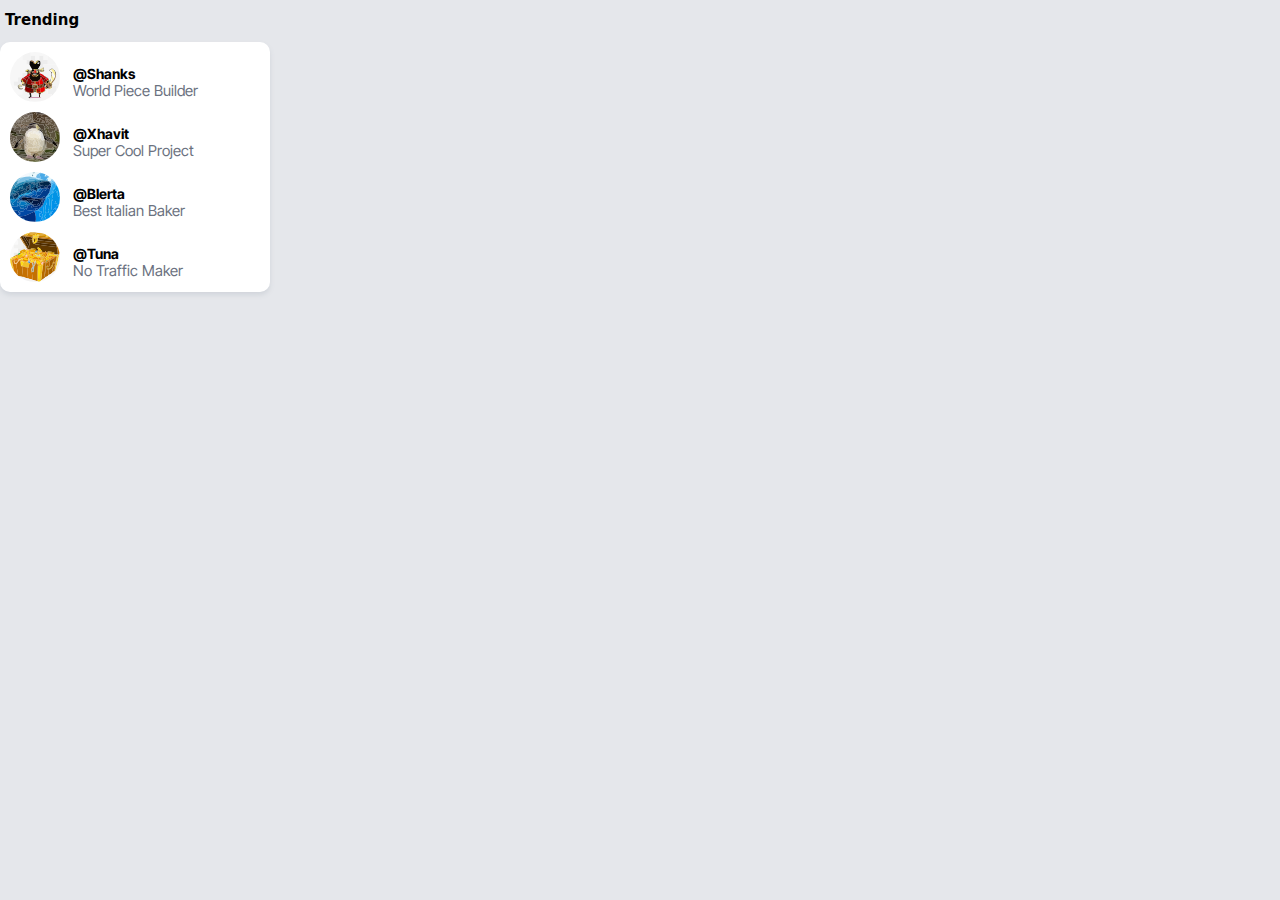
<file: components/right-main-bottom.html>
<!DOCTYPE html>
<html lang="en">
  <head>
    <meta charset="UTF-8" />
    <meta http-equiv="X-UA-Compatible" content="IE=edge" />
    <meta name="viewport" content="width=device-width, initial-scale=1.0" />
    <link rel="stylesheet" href="../css/normalize.css" />
    <link rel="stylesheet" href="../css/styles.css" />
    <title>Document</title>
  </head>
  <body>
    <h2 class="right__main--title">Trending</h2>
    <div class="right__main--bottom">
      <div class="trending--person first-person">
        <img
          src="../images/pirate.svg"
          alt="pirate with a sword and hook"
          class="trending--images"
        />
        <h3>@Shanks</h3>
        <span>World Piece Builder</span>
      </div>
      <div class="trending--person second-person">
        <img
          src="../images/penguin.svg"
          alt="Picture of a penguin"
          class="trending--images"
        />
        <h3>@Xhavit</h3>
        <span>Super Cool Project</span>
      </div>
      <div class="trending--person third-person">
        <img
          src="../images/shark.svg"
          alt="Picture of a penguin"
          class="trending--images"
        />
        <h3>@Blerta</h3>
        <span>Best Italian Baker</span>
      </div>
      <div class="trending--person fourth-person">
        <img
          src="../images/treasure.svg"
          alt="Picture of a penguin"
          class="trending--images"
        />
        <h3>@Tuna</h3>
        <span>No Traffic Maker</span>
      </div>
    </div>
  </body>
</html>
</file>
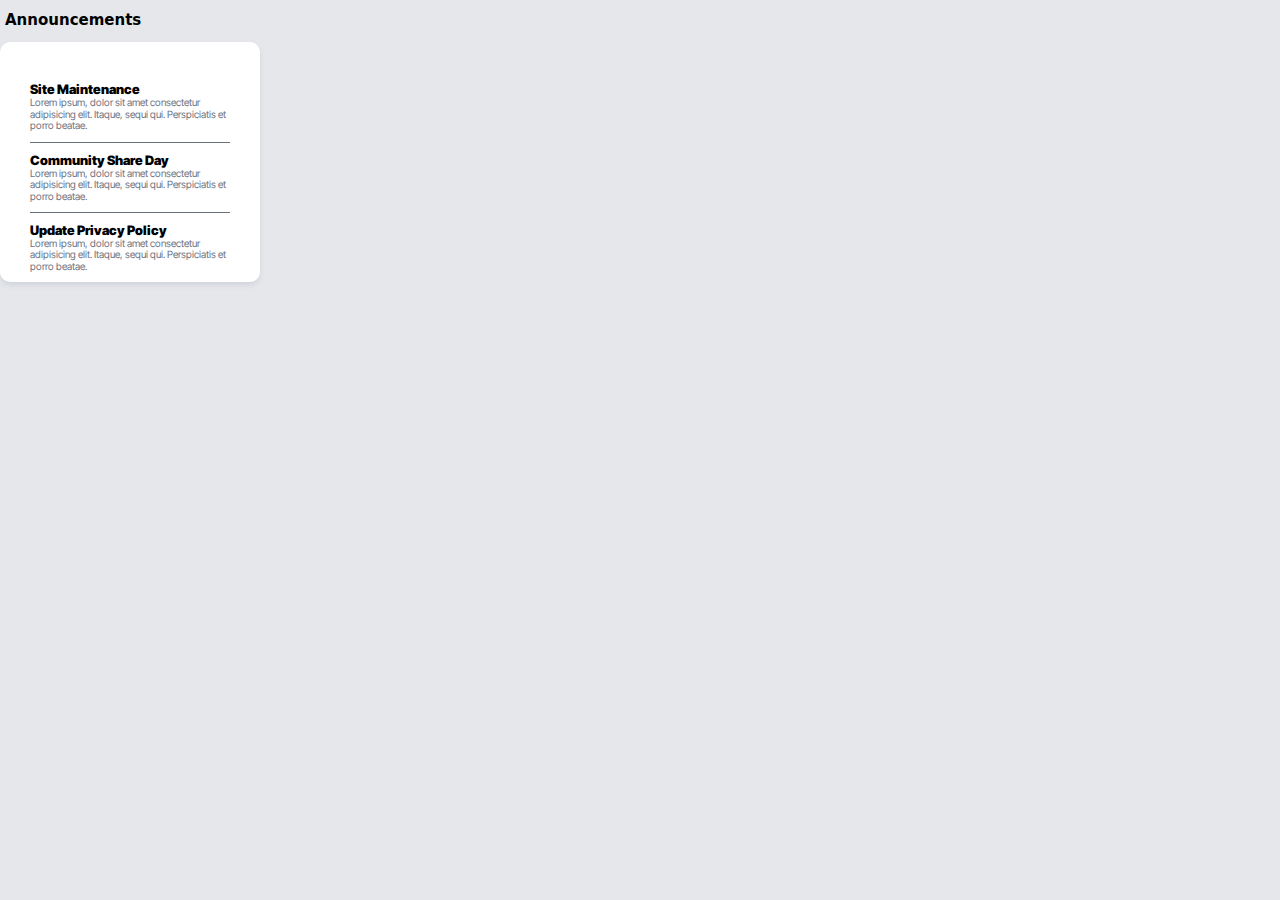
<file: components/right-main-top.html>
<!DOCTYPE html>
<html lang="en">
  <head>
    <meta charset="UTF-8" />
    <meta http-equiv="X-UA-Compatible" content="IE=edge" />
    <meta name="viewport" content="width=device-width, initial-scale=1.0" />
    <link rel="stylesheet" href="../css/normalize.css" />
    <link rel="stylesheet" href="../css/styles.css" />
    <title>Document</title>
  </head>
  <body>
    <h2 class="right__main--title">Announcements</h2>
    <div class="right__main--top">
      <div>
        <h3>Site Maintenance</h3>
        <p class="announcement--seperate">
          Lorem ipsum, dolor sit amet consectetur adipisicing elit. Itaque,
          sequi qui. Perspiciatis et porro beatae.
        </p>
      </div>
      <div>
        <h3>Community Share Day</h3>
        <p class="announcement--seperate">
          Lorem ipsum, dolor sit amet consectetur adipisicing elit. Itaque,
          sequi qui. Perspiciatis et porro beatae.
        </p>
      </div>
      <div>
        <h3>Update Privacy Policy</h3>
        <p>
          Lorem ipsum, dolor sit amet consectetur adipisicing elit. Itaque,
          sequi qui. Perspiciatis et porro beatae.
        </p>
      </div>
    </div>
  </body>
</html>
</file>
<file: css/styles.css>
@import url("https://fonts.googleapis.com/css2?family=Inter+Tight&display=swap");

body {
  margin: 0;
  font-family: "Inter Tight", sans-serif;
  background: #e5e7eb;
}

html {
  font-size: 62.5%;
}

/* Sidebar */
.sidebar {
  width: 250px;
  height: 100vh;
  display: grid;
  grid-template-columns: 250px;
  grid-template-rows: 100px 1fr 2fr;
  background-color: #0ea5e9;
  align-items: center;
  gap: 3rem;
  color: #fff;
  padding-left: 2rem;
}

.sidebar--options {
  align-self: start;
}

.sidebar--item h2,
.sidebar--item h1 {
  font-size: 2rem;
  padding-left: 1.6rem;
}

.sidebar--item h1 {
  font-size: 3rem;
  padding-left: 1rem;
}

div .sidebar--item {
  display: flex;
  align-items: center;
}

.sidebar--options,
.sidebar--nav {
  padding-left: 0.9rem;
}

/* Icons */
.icon {
  height: 40px;
  width: 30px;
  margin: 1rem 0;
}

.icon__top {
  height: 60px;
  width: 45px;
}

/* Links */

a {
  text-decoration: none;
  color: #fff;
  transition: ease-in 0.1s;
}

a:hover {
  color: #e5e5e5;
  transform: scale(1.1);
}

/* Header */
.profile--image {
  width: 80px;
  height: 70px;
  border-radius: 100%;
}

.smaller--profile {
  height: 50px;
  width: 50px;
}

input {
  width: 55rem;
  font-size: 2rem;
  height: 2.5rem;
  padding-left: 1rem;
  background: #e5e7eb;
  border-radius: 10px;
  border: 0;
}

.header__top--left {
  display: inline-flex;
  align-items: center;
  gap: 1rem;
}

.header__top--left svg {
  padding-left: 5rem;
}

.header__top--right {
  display: flex;
  align-items: center;
  gap: 4rem;
}

.header__top--right h2 {
  font-size: 2rem;
}

.header__bottom--left {
  display: inline-grid;
  grid-template-columns: 120px 35rem;
  grid-template-rows: 45px 45px;
  justify-items: start;
}

.header__bottom--left h1 {
  margin: 0;
}

.header__bottom--left {
  font-size: 1.2rem;
}

.header__bottom--left h3 {
  align-self: end;
  margin: 0;
}

.header__bottom--left img {
  grid-row: 1 / 3;
  margin-top: 1rem;
}

.header__bottom--right button {
  background: #0ea5e9;
  width: 10rem;
  height: 3rem;
  color: #fff;
  font-size: 1.6rem;
  border-radius: 5rem;
  border: 0;
  margin-right: 2rem;
}
.header__bottom--right button:hover {
  cursor: pointer;
  scale: 1.1;
}

.main__container--top {
  display: flex;
  justify-content: space-around;
  width: 80%;
}

.header__container {
  display: grid;
  grid-template-columns: 1fr 1fr;
  grid-template-rows: 0.5fr 1fr;
  background: #fff;
}

.header__top--left {
  grid-column: 1 / 2;
  justify-self: center;
}

.header__top--right {
  width: 350px;
  grid-column: 2 / 3;
  margin-left: 10rem;
}

.header__bottom--left {
  grid-row: 2 / 3;
  grid-column: 1 / 2;
  justify-self: center;
  margin-right: 10rem;
}

.header__bottom--left .profile--image {
  justify-self: center;
}

.header__bottom--right {
  grid-column: 2 / 3;
  grid-row: 2 / 3;
  align-self: center;
  width: 400px;
  margin-left: auto;
}

/* Project Card & Left side Main*/

.card {
  width: 350px;
  height: 175px;
  padding: 1rem 3rem 3rem 2rem;
  box-sizing: border-box;
  border-left: 0.9rem solid blue;
  border-radius: 5px;
  box-shadow: 0 3px 5px #d1d5db;
  background: #fff;
}

.card h3 {
  font-size: 1.6rem;
  margin-bottom: 0.5rem;
}

.card p {
  color: #6b7280;
  font-size: 1.3rem;
  margin: 0;
}

.card__icons {
  margin-left: auto;
  width: fit-content;
  height: 7rem;
  display: flex;
  justify-content: flex-end;
  gap: 1rem;
  align-items: flex-end;
}

.main--container {
  display: grid;
  width: 65rem;
  row-gap: 1rem;
  column-gap: 3rem;
  grid-template-columns: repeat(2, 1fr);
  grid-template-rows: repeat(3, 1fr);
  margin-left: 3rem;
}

.main--container__TL {
  margin-left: 3rem;
  font-family: system-ui, -apple-system, BlinkMacSystemFont, "Segoe UI", Roboto,
    Oxygen, Ubuntu, Cantarell, "Open Sans", "Helvetica Neue", sans-serif;
  font-size: 1.5rem;
}

/* Right Side Main Top */

.right__main--title {
  margin-left: 0.5rem;
  font-family: system-ui, -apple-system, BlinkMacSystemFont, "Segoe UI", Roboto,
    Oxygen, Ubuntu, Cantarell, "Open Sans", "Helvetica Neue", sans-serif;
}

.right__main--top {
  background: #fff;
  border-radius: 1rem;
  box-shadow: 0 3px 5px #d1d5db;
  box-sizing: border-box;
  display: flex;
  flex-direction: column;
  height: 24rem;
  justify-content: space-around;
  padding: 3rem;
  width: 26rem;
}

.right__main--top p,
.right__main--top h3 {
  margin: 0;
}

.right__main--top p {
  color: #6b7280;
}

.announcement--seperate {
  padding-bottom: 1rem;
  border-bottom: 1px solid #6b7280;
}

.right__main--top h3 {
  font-size: 1.3rem;
  font-weight: 900;
  margin-top: 1rem;
}

/* Right Side Main Bottom */
.right__main--bottom {
  background: #fff;
  border-radius: 1rem;
  box-shadow: 0 3px 5px #d1d5db;
  height: 23rem;
  padding: 1rem;
  row-gap: 5px;
  width: 25rem;
}

.first-person {
  grid-column: 1 / 3;
  grid-row: 1 / 2;
}

.second-person {
  grid-column: 1 / 3;
  grid-row: 2 / 3;
}
.third-person {
  grid-column: 1 / 3;
  grid-row: 3 / 4;
}

.fourth-person {
  grid-column: 1 / 3;
  grid-row: 4 / 5;
}

.trending--images {
  width: 50px;
  height: 50px;
  border-radius: 100%;
}

.trending--person {
  display: grid;
  font-size: 1.5rem;
  grid-template-columns: 1fr 3fr;
  grid-template-rows: 1fr 1fr;
  height: 60px;
}

.trending--person img {
  grid-row: 1 / 3;
  padding-bottom: 2px;
}

.trending--person h3 {
  font-size: 1.4rem;
  align-self: end;
  margin: 0;
}

.trending--person span {
  color: #6b7280;
}

/* Putting it all together */
.page--container {
  height: 100vh;
  display: grid;
  grid-template-columns: 270px 2fr 380px;
  grid-template-rows: 170px 1fr 1fr 1fr;
}

.page--container__sidebar {
  grid-column: 1 / 2;
  grid-row: 1 / -1;
}

.page--container__header {
  grid-column: 2 / 4;
  grid-row: 1 / 2;
}

.page--container__projects {
  grid-column: 2 / 3;
  grid-row: 2 / 5;
  justify-self: left;
}

.page--container__right--main--top {
  grid-column: 3 / 4;
  grid-row: 2 / 3;
}

.page--container__right--main--bottom {
  grid-column: 3 / 4;
  grid-row: 3 / 4;
}
</file>
